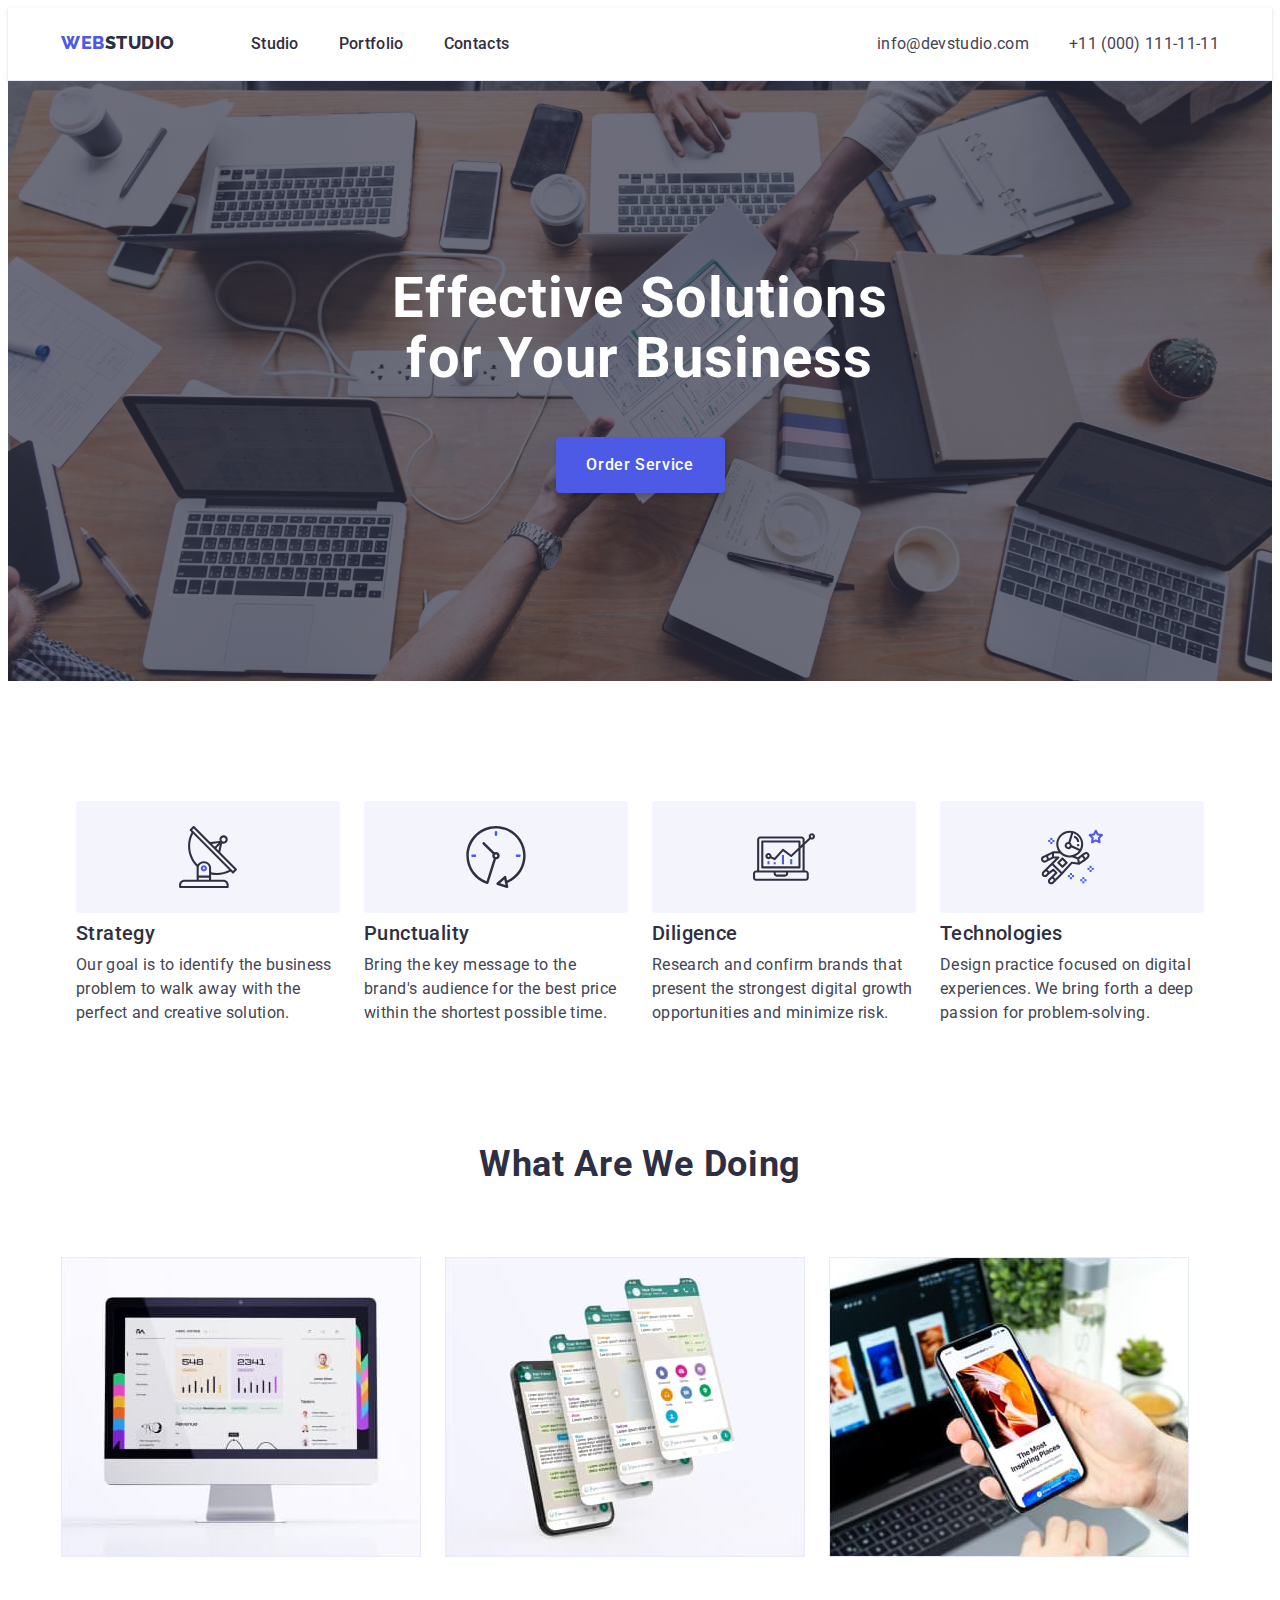
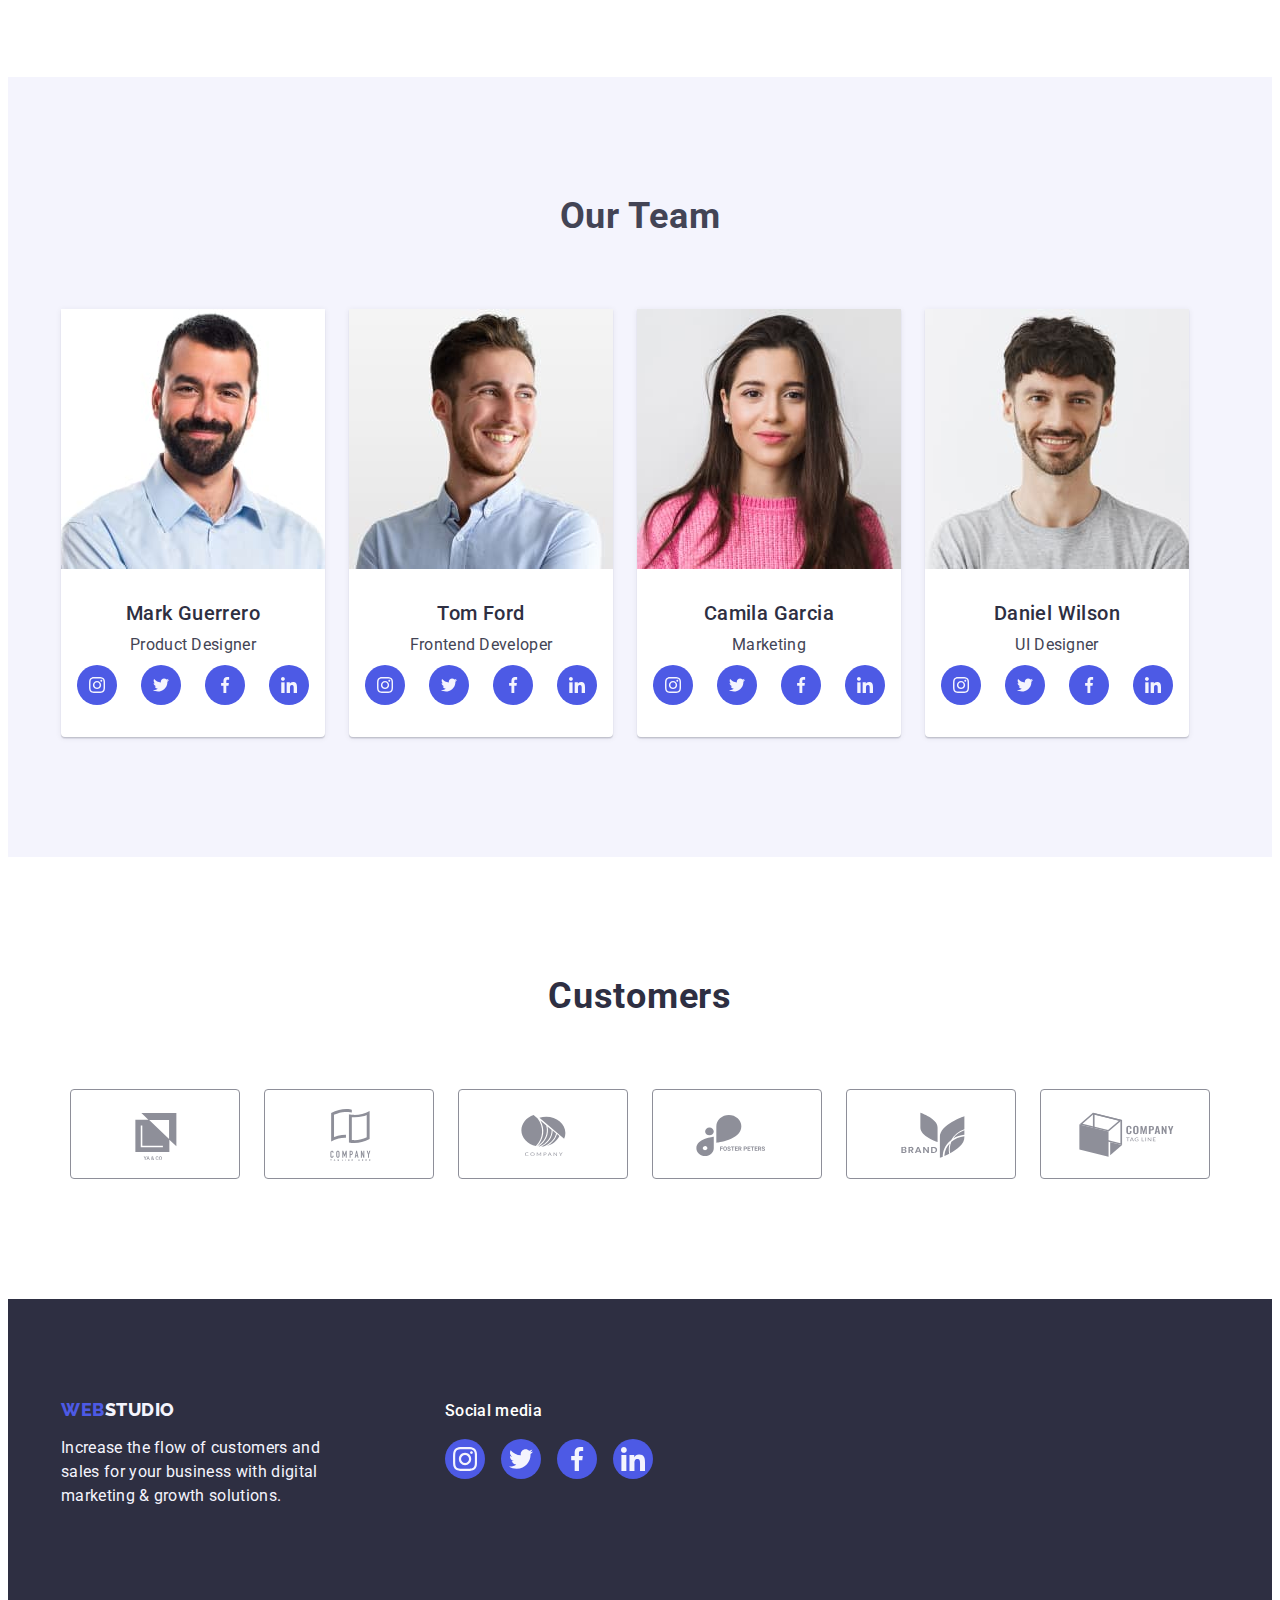
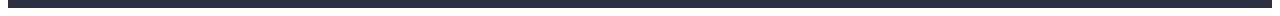
<file: index.html>
<!DOCTYPE html>
<html lang="en">
<head>
    <meta charset="UTF-8">
    <meta http-equiv="X-UA-Compatible" content="IE=edge">
    <meta name="viewport" content="width=device-width, initial-scale=1.0">
    <title>WebStudio</title>
    <link rel="preconnect" href="https://fonts.googleapis.com">
    <link rel="preconnect" href="https://fonts.gstatic.com" crossorigin>
    <link href="https://fonts.googleapis.com/css2?family=Raleway:wght@800&family=Roboto:wght@400;500;700;900&display=swap" rel="stylesheet">
    <link rel="stylesheet" href="https://cdnjs.cloudflare.com/ajax/libs/modern-normalize/1.1.0/modern-normalize.min.css"
        integrity="sha512-wpPYUAdjBVSE4KJnH1VR1HeZfpl1ub8YT/NKx4PuQ5NmX2tKuGu6U/JRp5y+Y8XG2tV+wKQpNHVUX03MfMFn9Q=="
        crossorigin="anonymous" referrerpolicy="no-referrer">   
    <link rel="stylesheet" href="./css/styles.css">
</head>
<body>
    <header class="header">
        <div class="conteiner header-conteiner">
            <nav class="navigation">                
                <a class="logo-text list" href="./index.html">
                    Web<span class="span-logo">Studio</span>
                </a>                
                <ul class="header-nav list">
                    <li><a href="./index.html" class="header-link studio link">Studio</a></li>
                    <li><a href="./portfolio.html" class="header-link portfolio link">Portfolio</a></li>
                    <li><a href="" class="header-link contacts link">Contacts</a></li>
                </ul>
            </nav>
            <address class="adress">
                <ul class="adress-list list">
                    <li><a class="mail adress-link link" href="mailto:info@devstudio.com">info@devstudio.com</a></li>
                    <li><a class="tel adress-link link" href="tel:+110001111111">+11 (000) 111-11-11</a></li>
                </ul>
            </address>
        </div>
    </header>
    <main class="main">       
        <section class="hero link list">
            <div class="conteiner">
                    <h1 class="hero-title list">Effective Solutions for Your Business</h1>                              
                    <button type="button" class="hero-button">Order Service</button>                    
                </div>
        </section>
        <section class="section-two">
            <div class="conteiner">
                <h2 class="hidden">Our advantages</h2>
                <ul class="section-two-text list">
                    <li class="two-section">
                        <div class="two-section-icon">
                            <svg class="two-section-cvg">
                                <use href="./images/icons.svg#icon-antenna"></use>
                            </svg>
                        </div>
                            <h3 class="section-title list link">Strategy</h3>
                            <p class="section-text list link">Our goal is to identify the business
                            problem to walk away with the perfect and creative solution.</p>
                        
                    </li>
                        <li class="two-section">
                            <div class="two-section-icon">
                                <svg class="two-section-cvg">
                                    <use href="./images/icons.svg#icon-clock"></use>
                                </svg>
                            </div>
                            <h3 class="section-title list link">Punctuality</h3>
                            <p class="section-text list link">Bring the key message to the brand's audience for the best price within the shortest possible time.</p>
                        </li>
                        <li class="two-section">
                            <div class="two-section-icon">
                                <svg class="two-section-cvg">
                                    <use href="./images/icons.svg#icon-diagram"></use>
                                </svg>
                            </div>
                            <h3 class="section-title list link">Diligence</h3>
                            <p class="section-text list link">Research and confirm brands that present the strongest digital growth opportunities and minimize risk.</p>
                        </li>
                        <li class="two-section">
                            <div class="two-section-icon">
                                <svg class="two-section-cvg">
                                    <use href="./images/icons.svg#icon-astronaut"></use>
                                </svg>
                            </div>
                            <h3 class="section-title list link">Technologies</h3>
                            <p class="section-text list link">Design practice focused on digital experiences. We bring forth a deep passion for problem-solving.</p>
                        </li>
                    </ul>
            </div>
        </section>       
        <section class="section-three">
                <div class="conteiner">
                    <h2 class="three-title-section list link">What are we doing</h2>
                    <ul class="section-three-img list link">
                        <li class="img-section-three list link">
                            <img src="./images/img.jpg" alt="planchet" width="360" height="300">
                        </li>
                        <li class="img-section-three list link">
                            <img src="./images/img2.jpg" alt="phone" width="360" height="300">
                        </li>
                        <li class="img-section-three list link">
                            <img src="./images/img3.jpg" alt="phone and book" width="360" height="300">
                        </li>
                    </ul> 
                </div>
        </section> 
        <section class="section-four">
                <div class="conteiner pading-team">
                    <h2 class="four-title-section list link">Our Team</h2>
                    <ul class="section-four-li list link">
                        <li class="list-section">
                        <img src="./images/foto1.jpg" alt="foto1" width="264" height="260">
                        <div class="list-section-items">
                            <h3 class="section-title-team">Mark Guerrero</h3>
                            <p class="section-text-team">Product Designer</p>
                            <ul class="list-section-soc list">
                                <li class="soc-section">
                                    <a href="https://www.instagram.com/" class="soc-link link" target="_blank" rel="noreferrer noopener">
                                        <svg class="soc-section-icon" width="16" height="16">
                                            <use href="images/icons.svg#icon-instagram"></use>
                                        </svg></a>
                                </li>
                                <li class="soc-section">
                                    <a href="https://twitter.com/" class="soc-link link" target="_blank" rel="noreferrer noopener">
                                        <svg class="soc-section-icon" width="16" height="16">
                                            <use href="images/icons.svg#icon-twitter"></use>
                                        </svg></a>
                                </li>
                                <li class="soc-section">
                                    <a href="https://www.facebook.com/" class="soc-link link" target="_blank" rel="noreferrer noopener">
                                        <svg class="soc-section-icon" width="16" height="16">
                                            <use href="images/icons.svg#icon-facebook"></use>
                                        </svg></a>
                                </li>
                                <li class="soc-section">
                                    <a href="https://www.linkedin.com/" class="soc-link link" target="_blank" rel="noreferrer noopener">
                                        <svg class="soc-section-icon" width="16" height="16">
                                            <use href="images/icons.svg#icon-linkedin"></use>
                                        </svg></a>
                                </li>
                            </ul>                        
                        </div>
                    </li>
                    <li class="list-section">
                            <img src="./images/foto2.jpg" alt="foto2" width="264" height="260">
                        <div class="list-section-items">
                                <h3 class="section-title-team">Tom Ford</h3>
                                <p class="section-text-team">Frontend Developer</p>
                                <ul class="list-section-soc list">
                                <li class="soc-section">
                                    <a href="https://www.instagram.com/" class="soc-link link" target="_blank" rel="noreferrer noopener">
                                        <svg class="soc-section-icon" width="16" height="16">
                                            <use href="images/icons.svg#icon-instagram"></use>
                                        </svg></a>
                                </li>
                                <li class="soc-section">
                                    <a href="https://twitter.com/" class="soc-link link" target="_blank" rel="noreferrer noopener">
                                        <svg class="soc-section-icon" width="16" height="16">
                                            <use href="images/icons.svg#icon-twitter"></use>
                                        </svg></a>
                                </li>
                                <li class="soc-section">
                                    <a href="https://www.facebook.com/" class="soc-link link" target="_blank" rel="noreferrer noopener">
                                        <svg class="soc-section-icon" width="16" height="16">
                                            <use href="images/icons.svg#icon-facebook"></use>
                                        </svg></a>
                                </li>
                                <li class="soc-section">
                                    <a href="https://www.linkedin.com/" class="soc-link link" target="_blank" rel="noreferrer noopener">
                                        <svg class="soc-section-icon" width="16" height="16">
                                            <use href="images/icons.svg#icon-linkedin"></use>
                                        </svg></a>
                                </li>
                            </ul>
                        </div>
                    </li>
                    <li class="list-section">
                        <img src="./images/foto3.jpg" alt="foto3" width="264" height="260">
                        <div class="list-section-items">
                                <h3 class="section-title-team">Camila Garcia</h3>
                                <p class="section-text-team">Marketing</p>
                                <ul class="list-section-soc list">
                                <li class="soc-section">
                                    <a href="https://www.instagram.com/" class="soc-link link" target="_blank" rel="noreferrer noopener">
                                        <svg class="soc-section-icon" width="16" height="16">
                                            <use href="images/icons.svg#icon-instagram"></use>
                                        </svg></a>
                                </li>                    
                                <li class="soc-section">
                                    <a href="https://twitter.com/" class="soc-link link" target="_blank" rel="noreferrer noopener">
                                        <svg class="soc-section-icon" width="16" height="16">
                                            <use href="images/icons.svg#icon-twitter"></use>
                                        </svg></a>
                                </li>
                                <li class="soc-section">
                                    <a href="https://www.facebook.com/" class="soc-link link" target="_blank" rel="noreferrer noopener">
                                        <svg class="soc-section-icon" width="16" height="16">
                                            <use href="images/icons.svg#icon-facebook"></use>
                                        </svg></a>
                                </li>
                                <li class="soc-section">
                                    <a href="https://www.linkedin.com/" class="soc-link link" target="_blank" rel="noreferrer noopener">
                                        <svg class="soc-section-icon" width="16" height="16">
                                            <use href="images/icons.svg#icon-linkedin"></use>
                                        </svg></a>
                                </li>
                            </ul>
                         </div>
                     </li>
                    <li class="list-section">
                        <img src="./images/foto4.jpg" alt="foto4" width="264" height="260">
                        <div class="list-section-items">
                                <h3 class="section-title-team">Daniel Wilson</h3>
                                <p class="section-text-team">UI Designer</p>
                                <ul class="list-section-soc list">
                                <li class="soc-section">
                                    <a href="https://www.instagram.com/" class="soc-link link" target="_blank" rel="noreferrer noopener">
                                        <svg class="soc-section-icon" width="16" height="16">
                                            <use href="images/icons.svg#icon-instagram"></use>
                                        </svg></a>
                                </li>
                                <li class="soc-section">
                                    <a href="https://twitter.com/" class="soc-link link" target="_blank" rel="noreferrer noopener">
                                        <svg class="soc-section-icon" width="16" height="16">
                                            <use href="images/icons.svg#icon-twitter"></use>
                                        </svg></a>
                                </li>
                                <li class="soc-section">
                                    <a href="https://www.facebook.com/" class="soc-link link" target="_blank" rel="noreferrer noopener">
                                        <svg class="soc-section-icon" width="16" height="16">
                                            <use href="images/icons.svg#icon-facebook"></use>
                                        </svg></a>
                                </li>
                                <li class="soc-section">
                                    <a href="https://www.linkedin.com/" class="soc-link link" target="_blank" rel="noreferrer noopener">
                                        <svg class="soc-section-icon" width="16" height="16">
                                            <use href="images/icons.svg#icon-linkedin"></use>
                                        </svg></a>
                                </li>
                            </ul>
                        </div>
                    </li>
                </ul> 
            </div>
        </section>
        <section class="section-five">
            <h4 class="customers">Customers</h4>
            <ul class="customers-ul list link">
                <li class="customers-li">
                    <a class="customers-svg" href="">
                        <svg class="customers-logo"width="104" height="56">
                            <use href="images/icons1.svg#icon-logo"></use>
                        </svg>
                    </a>
                </li>
                <li class="customers-li">
                    <a class="customers-svg" href="">
                        <svg class="customers-logo"width="104" height="56">
                            <use href="images/icons1.svg#icon-logo1"></use>
                        </svg>
                    </a>
                </li>
                <li class="customers-li">
                    <a class="customers-svg" href="">
                        <svg class="customers-logo"width="104" height="56">
                            <use href="images/icons1.svg#icon-logo2"></use>
                        </svg>
                    </a>
                </li>
                <li class="customers-li">
                    <a class="customers-svg" href="">
                        <svg class="customers-logo"width="104" height="56">
                            <use href="images/icons1.svg#icon-logo3"></use>
                        </svg>
                    </a>
                </li>
                <li class="customers-li">
                    <a class="customers-svg" href="">
                        <svg class="customers-logo"width="104" height="56">
                            <use href="images/icons1.svg#icon-logo4"></use>
                        </svg>
                    </a>
                </li>
                <li class="customers-li">
                    <a class="customers-svg" href="">
                        <svg class="customers-logo"width="104" height="56">
                            <use href="images/icons1.svg#icon-logo5"></use>
                        </svg>
                    </a>
                </li>
            </ul>
        </section>
    </main>
    <footer class="footer-studio">
        <div class="conteiner footer-txt-hero">
            <div>
                <a class="logo-text-footer" href="./index.html">
                        Web<span class="span-logo-footer">Studio</span>
                </a>
                <p class="footer-text">Increase the flow of customers and sales for your business with digital marketing & growth solutions.</p>
            </div>
            
            <div class="div-soc">
                <p class="social-text">Social media</p>
                <ul class="soc-footer list">                               
                    <li class="soc-li">
                        <a href="https://www.instagram.com/" class="footer-link link" target="_blank" rel="noreferrer noopener">
                            <svg width="24" height="24">
                                <use href="./images/icons1.svg#icon-footer1"></use>
                            </svg>
                        </a>
                    </li>
                    <li class="soc-li">
                        <a href="https://twitter.com/" class="footer-link link" target="_blank" rel="noreferrer noopener">
                            <svg width="24" height="24">
                                <use href="./images/icons1.svg#icon-footer2"></use>
                            </svg>
                        </a>
                    </li>
                    <li class="soc-li">
                        <a href="https://www.facebook.com/" class="footer-link link" target="_blank" rel="noreferrer noopener">
                            <svg width="24" height="24">
                                <use href="./images/icons1.svg#icon-footer3"></use>
                            </svg>
                        </a>
                    </li>
                    <li class="soc-li">
                        <a href="https://www.linkedin.com/" class="footer-link link" target="_blank" rel="noreferrer noopener">
                            <svg width="24" height="24">
                                <use href="./images/icons1.svg#icon-footer4"></use>
                            </svg>
                        </a>
                    </li>
                </ul>
            </div>
        </div>
    </footer>
 </body>
 </html>
</file>
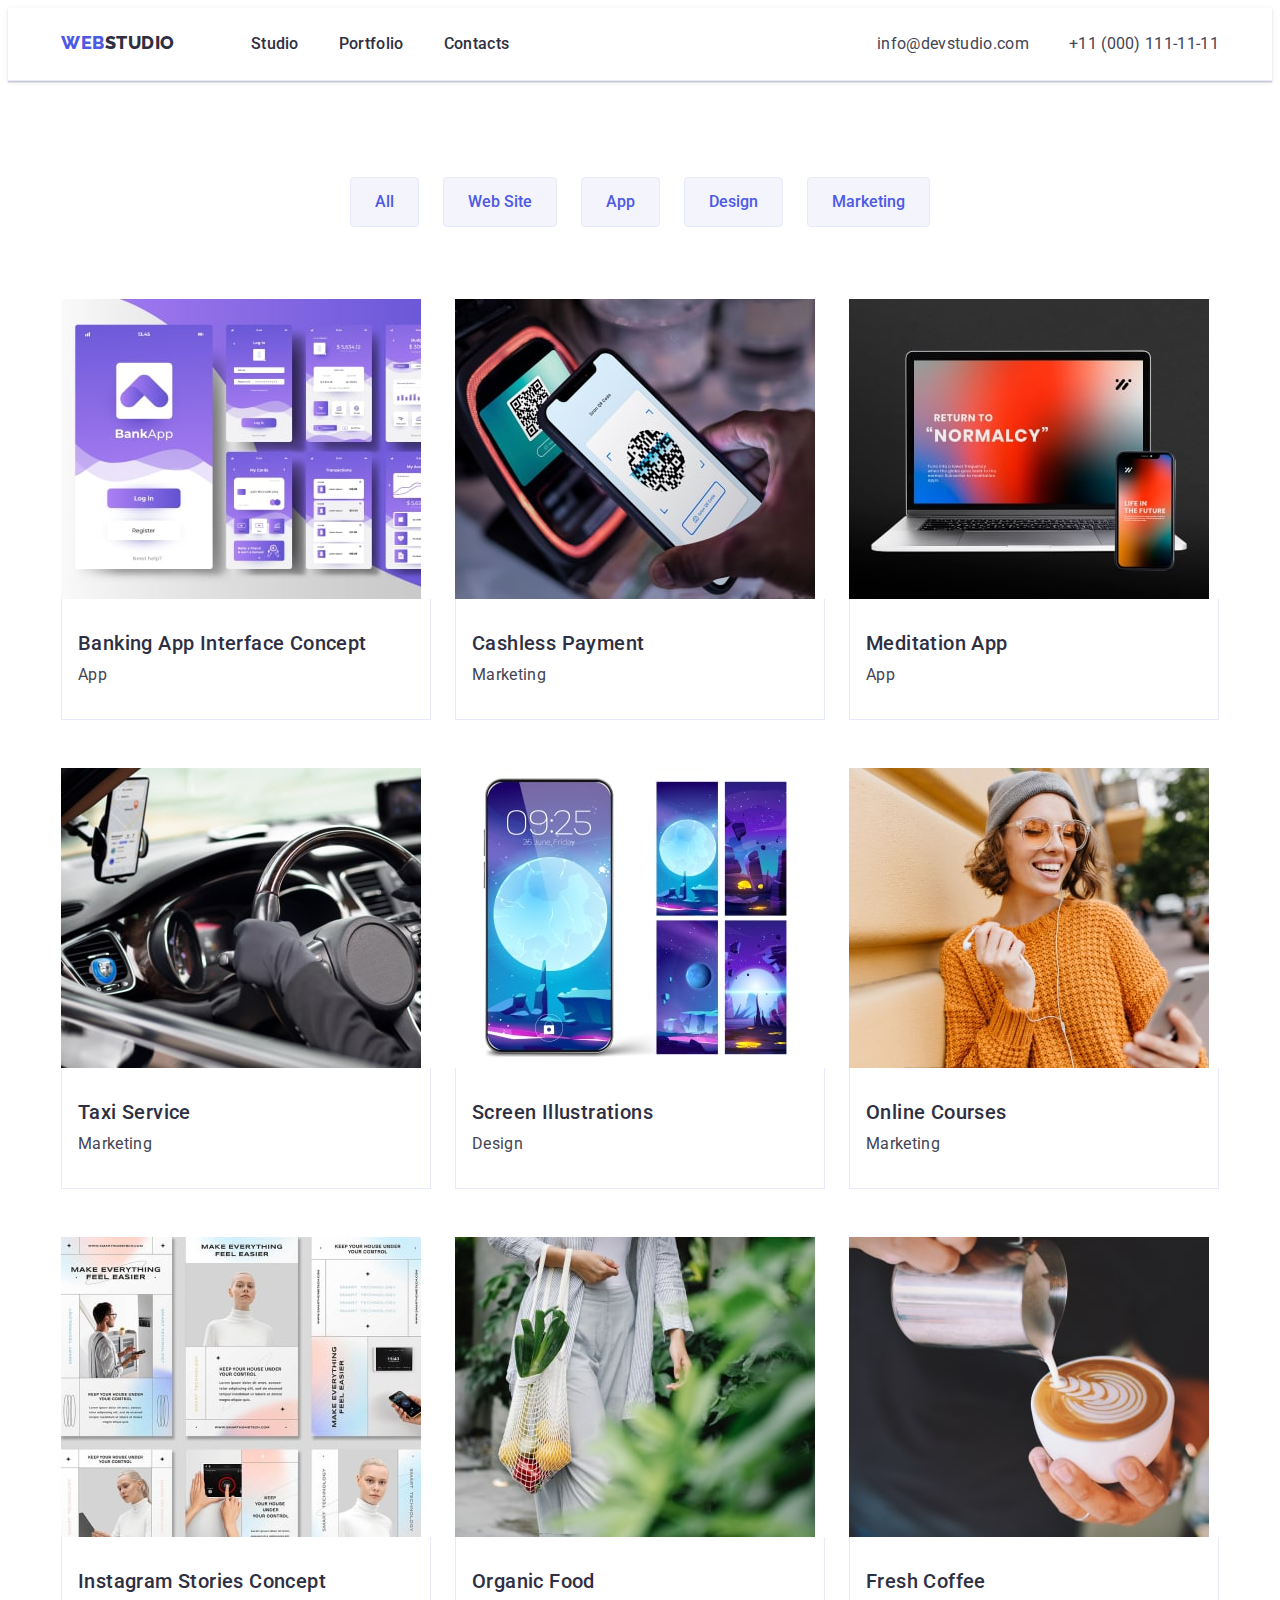
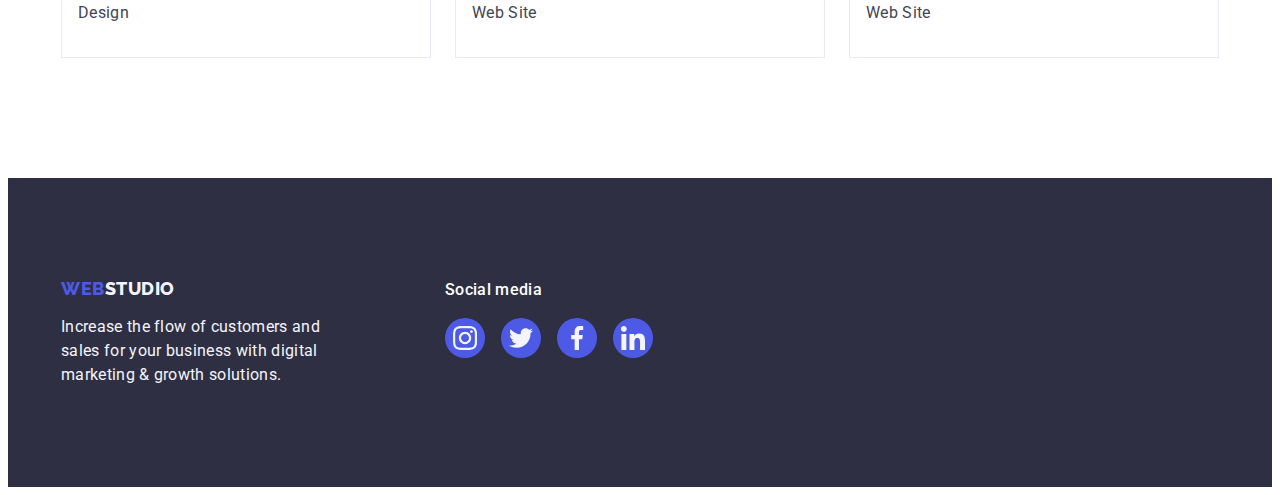
<file: portfolio.html>
<!DOCTYPE html>
<html lang="en">
<head>
    <meta charset="UTF-8">
    <meta http-equiv="X-UA-Compatible" content="IE=edge">
    <meta name="viewport" content="width=device-width, initial-scale=1.0">
    <title>WebStudio</title>
    <link rel="preconnect" href="https://fonts.googleapis.com">
    <link rel="preconnect" href="https://fonts.gstatic.com" crossorigin>
    <link
        href="https://fonts.googleapis.com/css2?family=Raleway:wght@800&family=Roboto:wght@400;500;700;900&display=swap"
        rel="stylesheet">
    <link rel="stylesheet" href="https://cdnjs.cloudflare.com/ajax/libs/modern-normalize/1.1.0/modern-normalize.min.css"
        integrity="sha512-wpPYUAdjBVSE4KJnH1VR1HeZfpl1ub8YT/NKx4PuQ5NmX2tKuGu6U/JRp5y+Y8XG2tV+wKQpNHVUX03MfMFn9Q=="
        crossorigin="anonymous" referrerpolicy="no-referrer">
    <link rel="stylesheet" href="./css/styles.css">
</head>
<body class="">
    <header class="header">
        <div class="conteiner header-conteiner">
            <nav class="navigation">
                <a class="logo-text list" href="./index.html">
                    Web<span class="span-logo">Studio</span>
                </a>
                <ul class="header-nav list">
                    <li><a href="./index.html" class="header-link studio link">Studio</a></li>
                    <li><a href="./portfolio.html" class="header-link portfolio link">Portfolio</a></li>
                    <li><a href="" class="header-link contacts link">Contacts</a></li>
                </ul>
            </nav>
            <address class="adress">
                <ul class="adress-list list">
                    <li><a class="mail adress-link link" href="mailto:info@devstudio.com">info@devstudio.com</a></li>
                    <li><a class="tel adress-link link" href="tel:+110001111111">+11 (000) 111-11-11</a></li>
                </ul>
            </address>
        </div>
    </header>
    <main>
        <section class="list section-portfolio"> 
            <div class="conteiner">
                    <h1 class="hidden">Portfolio</h1>
                <ul class="btn-portfolio list">
                    <li><button type="button" class="nav-button">All</button></li>
                    <li><button type="button" class="nav-button">Web Site</button></li>
                    <li><button type="button" class="nav-button">App</button></li>
                    <li><button type="button" class="nav-button">Design</button></li>
                    <li><button type="button" class="nav-button">Marketing</button></li>        
                </ul>           
                <ul class="ul-portfolio list">                
                    <li class="li-portfolio">
                        <a class="target-portfolio link" href="">
                            <img src="./images/imgportfolio1.jpg" alt="img1" width="360" height="300">
                            <div class="div-portfolio">
                                <h2 class="portfolio-title">Banking App Interface Concept</h2>
                                <p class="portfolio-text">App</p>
                            </div>
                        </a>
                    </li>        
                    <li class="li-portfolio">
                        <a class="target-portfolio link" href="">
                            <img src="./images/imgportfolio2.jpg" alt="img2" width="360" height="300">
                            <div class="div-portfolio">
                                <h2 class="portfolio-title">Cashless Payment</h2>
                                <p class="portfolio-text">Marketing</p>
                            </div>
                        </a>
                    </li>
                    <li class="li-portfolio"> 
                        <a class="target-portfolio link" href="">
                            <img src="./images/imgportfolio3.jpg" alt="img3" width="360" height="300">
                            <div class="div-portfolio">
                                <h2 class="portfolio-title">Meditation App</h2>
                                <p class="portfolio-text">App</p>
                            </div>
                        </a>
                    </li>       
                    <li class="li-portfolio">
                        <a class="target-portfolio link" href="">
                            <img src="./images/imgportfolio4.jpg" alt="img4" width="360" height="300">
                            <div class="div-portfolio">
                                <h2 class="portfolio-title">Taxi Service</h2>
                                <p class="portfolio-text">Marketing</p>
                            </div>
                        </a>
                    </li>
                    <li class="li-portfolio">
                        <a class="target-portfolio link" href="">
                            <img src="./images/imgportfolio5.jpg" alt="img5" width="360" height="300">
                            <div class="div-portfolio">
                                <h2 class="portfolio-title">Screen Illustrations</h2>
                                <p class="portfolio-text">Design</p>
                            </div>
                        </a>
                    </li>
                    <li class="li-portfolio">
                        <a class="target-portfolio link" href="">
                            <img src="./images/imgportfolio6.jpg" alt="img6" width="360" height="300">
                            <div class="div-portfolio">
                                <h2 class="portfolio-title">Online Courses</h2>
                                <p class="portfolio-text">Marketing</p>
                            </div>
                        </a>
                    </li>        
                    <li class="li-portfolio">
                        <a class="target-portfolio link" href="">
                            <img src="./images/imgportfolio7.jpg" alt="img7" width="360" height="300">
                            <div class="div-portfolio">
                                <h2 class="portfolio-title">Instagram Stories Concept</h2>
                                <p class="portfolio-text">Design</p>
                            </div>
                        </a>
                    </li>
                    <li class="li-portfolio">
                        <a class="target-portfolio link" href="">
                            <img src="./images/imgportfolio8.jpg" alt="img8" width="360" height="300">
                            <div class="div-portfolio">
                                <h2 class="portfolio-title">Organic Food</h2>
                                <p class="portfolio-text">Web Site</p>
                            </div>
                        </a>
                    </li>
                    <li class="li-portfolio">
                        <a class="target-portfolio link" href="">
                            <img src="./images/imgportfolio9.jpg" alt="img9" width="360" height="300">
                            <div class="div-portfolio">
                                <h2 class="portfolio-title">Fresh Coffee</h2>
                                <p class="portfolio-text">Web Site</p>
                            </div>
                        </a>
                    </li>
                </ul>
            </div>
        </section>        
    </main>
    <footer class="footer-studio">
        <div class="conteiner footer-txt-hero">
            <div>
                <a class="logo-text-footer" href="./index.html">
                    Web<span class="span-logo-footer">Studio</span>
                </a>
                <p class="footer-text">Increase the flow of customers and sales for your business with digital marketing &
                    growth solutions.</p>
            </div>
    
            <div class="div-soc">
                <p class="social-text">Social media</p>
                <ul class="soc-footer list">
                    <li class="soc-li">
                        <a href="https://www.instagram.com/" class="footer-link link" target="_blank"
                            rel="noreferrer noopener">
                            <svg width="24" height="24">
                                <use href="./images/icons1.svg#icon-footer1"></use>
                            </svg>
                        </a>
                    </li>
                    <li class="soc-li">
                        <a href="https://twitter.com/" class="footer-link link" target="_blank" rel="noreferrer noopener">
                            <svg width="24" height="24">
                                <use href="./images/icons1.svg#icon-footer2"></use>
                            </svg>
                        </a>
                    </li>
                    <li class="soc-li">
                        <a href="https://www.facebook.com/" class="footer-link link" target="_blank"
                            rel="noreferrer noopener">
                            <svg width="24" height="24">
                                <use href="./images/icons1.svg#icon-footer3"></use>
                            </svg>
                        </a>
                    </li>
                    <li class="soc-li">
                        <a href="https://www.linkedin.com/" class="footer-link link" target="_blank"
                            rel="noreferrer noopener">
                            <svg width="24" height="24">
                                <use href="./images/icons1.svg#icon-footer4"></use>
                            </svg>
                        </a>
                    </li>
                </ul>
            </div>
        </div>
    </footer>
    
</body>
</html>
</file>
<file: css/styles.css>
:root {
    --color-white: #ffffff;
    --color-ocean: #404bbf;
    --color-background: #ffffff;
    --color-iris: #4d5ae5;
    --color-background-btn: #404bbf;
    --color-background-main: #2e2f42;
    --color-main: #434455;
    --color-cloud: #f4f4fd;
    --color-costumers: #8E8F99;
    --color-iconfooter: #31D0AA;
}
body {
    font-family: "Roboto", sans-serif;    
    color: var(--color-main);
    background-color: var(--color-white);
}
.link {
    text-decoration: none;
}
.list {
    list-style: none;
}
p,h1,h2,h3,h4,h5,h6 {
    margin: 0;
    padding: 0px;
}
ul {
    margin: 0;
    padding: 0px;
}
img {
    display: block;    
    max-width: 100%;
    height: auto;
}

.conteiner {
    width: 1158px;
    margin: 0 auto;
    padding-left: 15px;
    padding-right: 15px;
}
.hidden {
    position: absolute;
    width: 1px;
    height: 1px;
    margin: -1px;
    border: 0px;
    padding: 0px;
    white-space: nowrap;
    clip-path: inset(100%);
    clip: rect(0 0 0 0);
    overflow: hidden;
}


/*--------------------------HEADER------------------------*/
.span-logo {
    text-decoration: none;
    font-family: 'Raleway', sans-serif ;
    font-style: normal;
    font-weight: 800;
    font-size: 18px;
    line-height: 1.17;        
    letter-spacing: 0.03em;
    text-transform: uppercase;      
    color: var(--color-background-main);        
}
.logo-text {
    text-decoration: none;
    font-family: 'Raleway', sans-serif ;
    font-style: normal;
    font-weight: 800;
    font-size: 18px;
    line-height: 1.17;    
    letter-spacing: 0.03em;
    text-transform: uppercase;    
    color: var(--color-iris); 
    display: block;
}
.header {
    border-bottom: 1px solid #E7E9FC;
    padding: 24px 0px;
    box-shadow: 0px 2px 1px rgba(46, 47, 66, 0.08), 0px 1px 1px rgba(46, 47, 66, 0.16), 0px 1px 6px rgba(46, 47, 66, 0.08);
}
.navigation {
    flex-direction: row;
    display: flex;
}
.header-nav {   
   display: flex;
   gap: 40px;
   margin-left: 76px;

}
.studio {
    
}
.portfolio {

}
.contacts {

}
.header-conteiner {
    display: flex;
    flex-direction: row;
    align-items: center;
}
.header-link {
    font-style: normal;
    font-weight: 500;
    font-size: 16px;
    line-height: 1.5;       
    letter-spacing: 0.02em;    
    color: var(--color-background-main);
}
.header-link:hover {
    color: var(--color-ocean)
}
.header-link:focus {
    color: var(--color-ocean)
}
.adress-link {     
        font-style: normal;       
        font-size: 16px;
        line-height: 1.5;       
        letter-spacing: 0.02em;    
        color: var(--color-main);
}
.adress-link:hover {
    color: var(--color-ocean);
}
.adress-link:focus {
    color: var(--color-ocean);
}
.adress-list {
    display: flex;
    gap: 40px;
}
.adress {
    
    margin-left: auto;
}
.mail{

}
.tel {
}
    

/*---------------------------------Section1-----------------------------*/
.hero {
    background-color: var(--color-background-main);
    background-image:linear-gradient(
    rgba(46, 47, 66, 0.7),
    rgba(46, 47, 66, 0.7)
    ), 
    url(../images/people-office.jpg);
    padding-top: 188px;
    padding-bottom: 188px;
    background-repeat: no-repeat;
    background-position: center;
    background-size: cover;
        max-width: 1440px;
            margin-left: auto;
            margin-right: auto;
}
.hero-title {
    width: 496px;
    height: 120px;
    font-size: 56px;
    line-height: 1.07;
    text-align: center;
    letter-spacing: 0.02em;
    color: var(--color-white);
    margin-left: auto;
    margin-right: auto;
}
.hero-button {
    width: 169px;
    height: 56px;
    background-color: var(--color-iris);
    font-family: "Roboto",sans-serif;
    font-weight: 500;
    font-size: 16px;
    line-height: 1.5;
    letter-spacing: 0.04em;
    color: var(--color-white);
    cursor: pointer;    
    border: 0px;
    margin: 0 auto;
    display: block;
    margin-top: 48px;
    box-shadow: 0px 4px 4px rgba(0, 0, 0, 0.15);
    border-radius: 4px;
}
     
.hero-button:focus {
    background-color: var(--color-ocean);
}
.hero-button:hover {
    background-color: var(--color-ocean);
}

/*---------------------------------Section2-----------------------------*/
.section-two {
   padding-top: 120px;
   padding-bottom: 120px;    
}
.two-section {
    flex-basis: calc((100%-3*24)/4);
}
.two-section-icon {
    background-color: var(--color-cloud);
    border-radius: 4px;
    height: 112px;
    display: flex;
    justify-content: center;
    align-items: center;
    margin-bottom: 8px;
}
.two-section-cvg {
    width: 62px;
    height: 62px;
}
.section-two-text {
    display: flex;
        gap: 24px;
        justify-content: center;
}
.section-title {
    font-weight: 500;
    font-size: 20px;
    line-height: 1.2;
    letter-spacing: 0.02em;
    color: var(--color-background-main);
    margin-bottom: 8px;
}
.section-text {
    width: 264px;
    font-size: 16px;
    line-height: 1.5;
    letter-spacing: 0.02em;
}
/*---------------------------------Section3-----------------------------*/
.section-three {
    padding-bottom: 120px;
}
.section-three-img {
    display: flex;
    gap: 24px;
}
.three-title-section {
    text-align: center;
    font-size: 36px;
    line-height: 1.11;
    text-align: center;
    letter-spacing: 0.02em;
    text-transform: capitalize;
    color: var(--color-background-main);
    margin-bottom: 72px;    
}
.section-title {
    font-weight: 500;
    font-size: 20px;
    line-height: 1.2;
    letter-spacing: 0.02em;
    color: var(--color-background-main);
}
.img-section-three {
    
}

/*---------------------------------Section4-----------------------------*/
.section-four {
    background-color: var(--color-cloud);
    padding-bottom: 120px; 
    padding-top: 120px;
}
.pading-team {
   
}
.list-section {
    background-color: var(--color-white);
    width: 264px;
    padding-bottom: 32px;
    box-shadow: 0px 1px 6px rgba(46, 47, 66, 0.08), 0px 1px 1px rgba(46, 47, 66, 0.16), 0px 2px 1px rgba(46, 47, 66, 0.08);
    border-radius: 0px 0px 4px 4px;
}
.section-four-li {    
    display: flex;
    gap: 24px;
    margin-top: 72px;
}
.four-title-section {
    font-size: 36px;
    line-height: 1.11;
    text-align: center;
    letter-spacing: 0.02em;
    text-transform: capitalize;
}
.section-title-team {
    font-weight: 500;
    font-size: 20px;
    line-height: 1.2;
    letter-spacing: 0.02em;
    color: var(--color-background-main);
    text-align: center;
    margin-top: 32px;
    margin-bottom: 8px;
}
.section-text-team {
    font-size: 16px;
    line-height: 1.5;
    letter-spacing: 0.02em;
    text-align: center;
    margin-bottom: 8px;
}
.list-section-items {
}
.list-section-soc {
    display: flex;
    justify-content: center;
    gap: 24px;
}
.soc-section {    
    width: 40px;
    height: 40px;
}

.soc-link {
    width: 100%;
    height: 100%;
    border-radius: 50%;
    background: #4d5ae5;
    display: flex;
    justify-content: center;
    align-items: center;
}
.soc-link:hover,
.soc-link:focus {
    background-color: #404bbf;
}

/*---------------------------------Section5-----------------------------*/
.section-five {
    padding-top: 120px;
    padding-bottom: 120px;
}
.customers {
    font-size: 36px;
    line-height: 1.11;
    text-align: center;
    letter-spacing: 0.02em;
    text-transform: capitalize;
    margin-bottom: 72px;
    color: var(--color-background-main);
}
.customers-ul {
    gap: 24px;
    display: flex;
    justify-content: center;
}
.customers-li {
    
}
.customers-logo {
    fill: var(--color-costumers);
}
.customers-svg {
    border: 1px solid var(--color-costumers);
    border-radius: 4px;
    width: 168px;
    height: 88px;
    display: flex;
    justify-content: center;
    align-items: center;
}
.customers-svg:hover,
.customers-svg:focus {
    border: 1px solid var(--color-ocean);
    border-radius: 4px;
}
.customers-svg:hover> .customers-logo,
.customers-svg:focus> .customers-logo {
    fill: var(--color-ocean);    
}
/*---------------------------------Portfolio-----------------------------*/
.section-portfolio {
    padding-top: 96px;
    padding-bottom: 120px;
}
.btn-portfolio {
    display: flex;
    gap: 24px;
    justify-content: center;
}
.nav-button {
    font-family: 'Roboto', sans-serif;
    font-style: normal;
    font-weight: 500;
    font-size: 16px;
    line-height: 1.5;
    color: var(--color-iris);
    padding: 12px 24px;    
    background: #F4F4FD;
    border: 1px solid #E7E9FC;
    border-radius: 4px;
    cursor: pointer;
}
.nav-button:hover {
    background-color: var(--color-background-btn);
    color: var(--color-white);
    box-shadow: 0px 3px 1px rgba(0, 0, 0, 0.1), 0px 2px 1px rgba(0, 0, 0, 0.08), 0px 2px 2px rgba(0, 0, 0, 0.12);
        border-radius: 4px;
}
.nav-button:focus {
    background-color: var(--color-background-btn);
    color: var(--color-white);    
    box-shadow: 0px 3px 1px rgba(0, 0, 0, 0.1), 0px 2px 1px rgba(0, 0, 0, 0.08), 0px 2px 2px rgba(0, 0, 0, 0.12);
        border-radius: 4px;
}
.ul-portfolio {  
    margin-top: 72px;
    display: flex;
    gap:48px 24px;
    flex-wrap: wrap;
    box-sizing: border-box;
    
    background-color: var(--color-white);
}
.target-portfolio {
    display: block;
}
.target-portfolio:hover,
.target-portfolio:focus {
    box-shadow: 0px 1px 6px rgba(46, 47, 66, 0.08), 0px 1px 1px rgba(46, 47, 66, 0.16), 0px 2px 1px rgba(46, 47, 66, 0.08);
}
.li-portfolio {
    width: calc((100% - 48px) /3);
}
.div-portfolio {
    padding: 32px 0px 32px 16px;
    border-left: 1px solid #E7E9FC;
    border-right: 1px solid #E7E9FC;
    border-bottom: 1px solid #E7E9FC;
}
.portfolio-title {
    font-weight: 500;
    font-size: 20px;
    line-height: 1.2;      
    letter-spacing: 0.02em;    
    color: var(--color-background-main);
}

.portfolio-text {
    margin-top: 8px;
    font-weight: 400;
    font-size: 16px;
    line-height: 1.5;   
    letter-spacing: 0.02em;
    color: var(--color-main);
}



/*---------------------------------FOOTER-----------------------------*/
.footer-studio {
    background-color: var(--color-background-main);
    padding: 100px 0px;
    display: flex;
}
.footer-txt-hero {
    display: flex;
}
.footer-text {
    font-size: 16px;
    line-height: 1.5;
    letter-spacing: 0.02em;
    width: 264px;
    color: var(--color-cloud);
    margin-top: 16px;
}
.span-logo-footer {
    color: var(--color-cloud);
}
.logo-text-footer {
    text-decoration: none;
        font-family: 'Raleway',
            sans-serif;
        font-style: normal;
        font-weight: 800;
        font-size: 18px;
        line-height: 1.17;
        letter-spacing: 0.03em;
        text-transform: uppercase;
        color: var(--color-iris);  
    }
.div-soc {
    display: block;
    margin-left: 120px;
}
.soc-footer {
    gap: 16px;
    display: flex;
    
}
.social-text {
    font-weight: 500;
    font-size: 16px;
    line-height: 1.5;
    letter-spacing: 0.02em;
    color: var(--color-white);
    margin-bottom: 16px;
}

.soc-li {
   width: 40px;
   height: 40px;
}

.footer-link {
    width: 100%;
    height: 100%;
    display: flex;
    align-items: center;
    justify-content: center;
    background-color: var(--color-iris);
    border-radius: 50%;
}
.footer-link:hover,
.footer-link:focus {
    background-color: var(--color-iconfooter);
}
</file>
